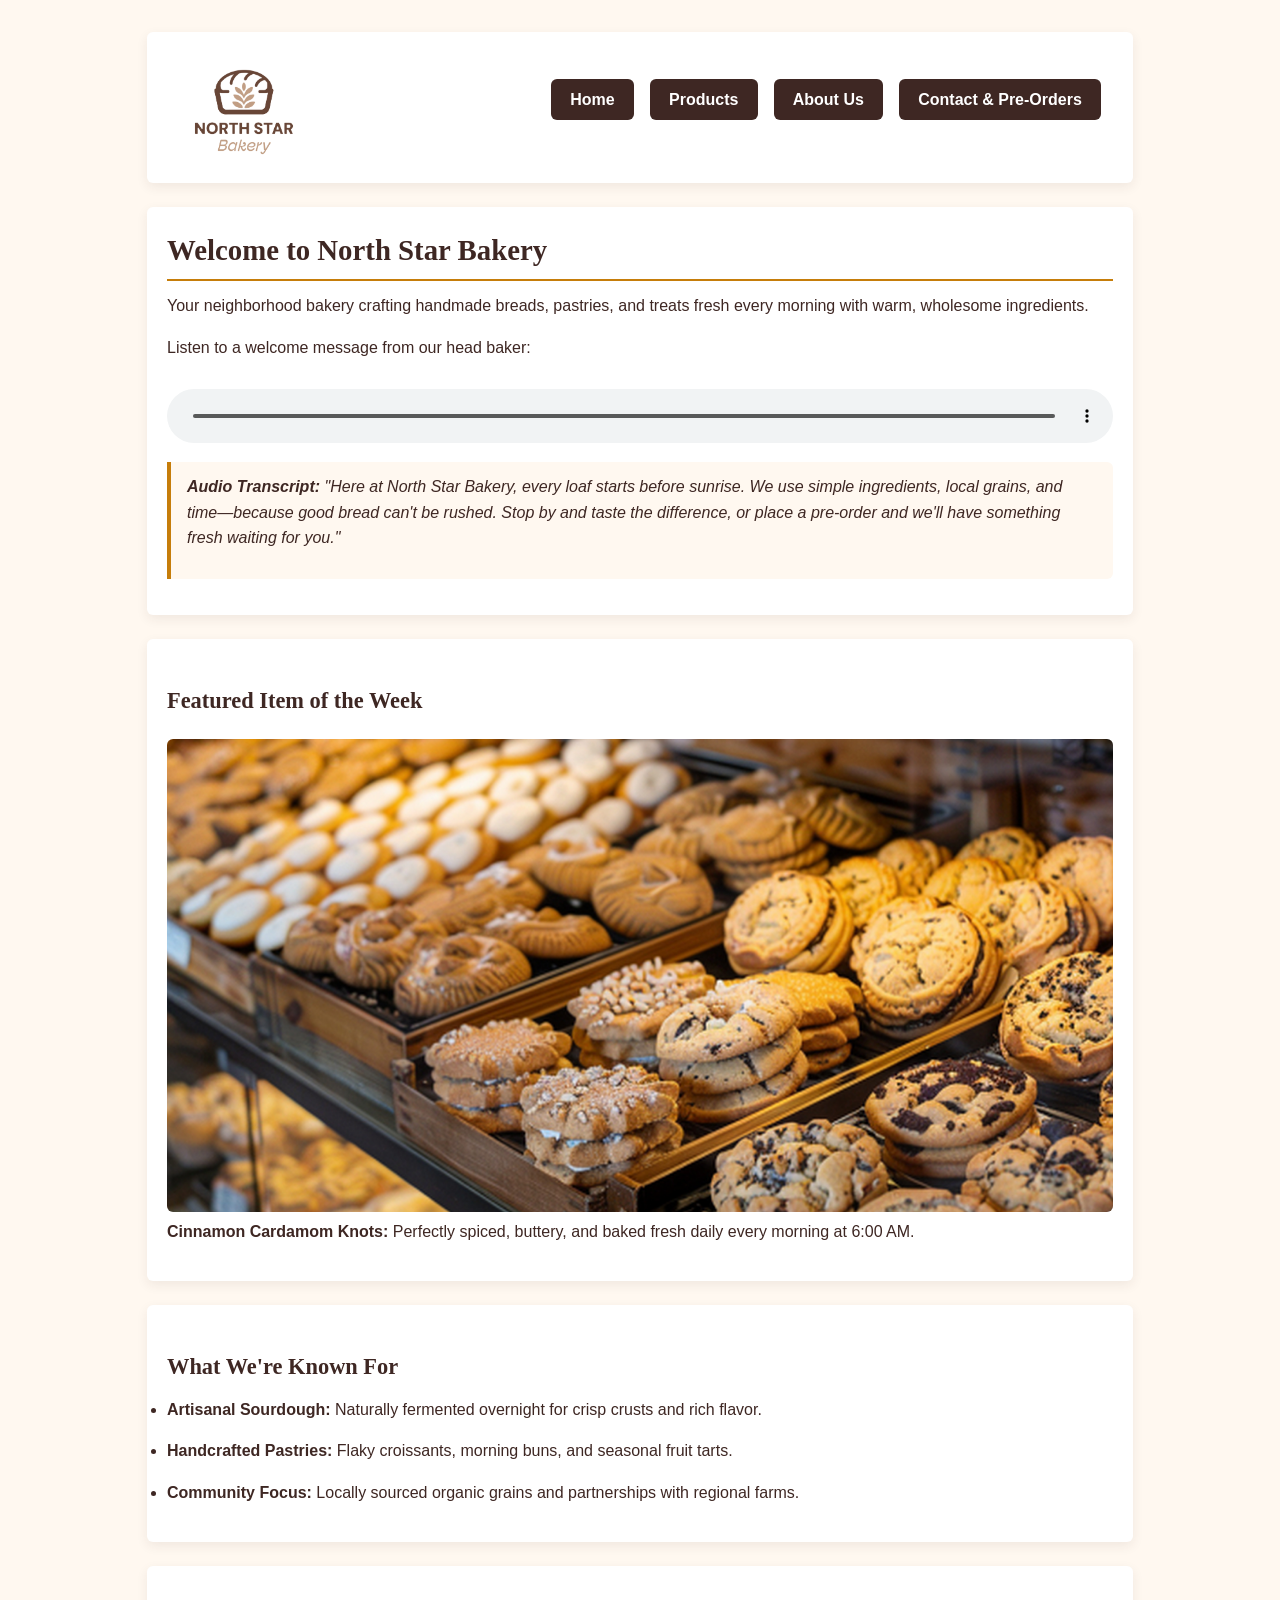
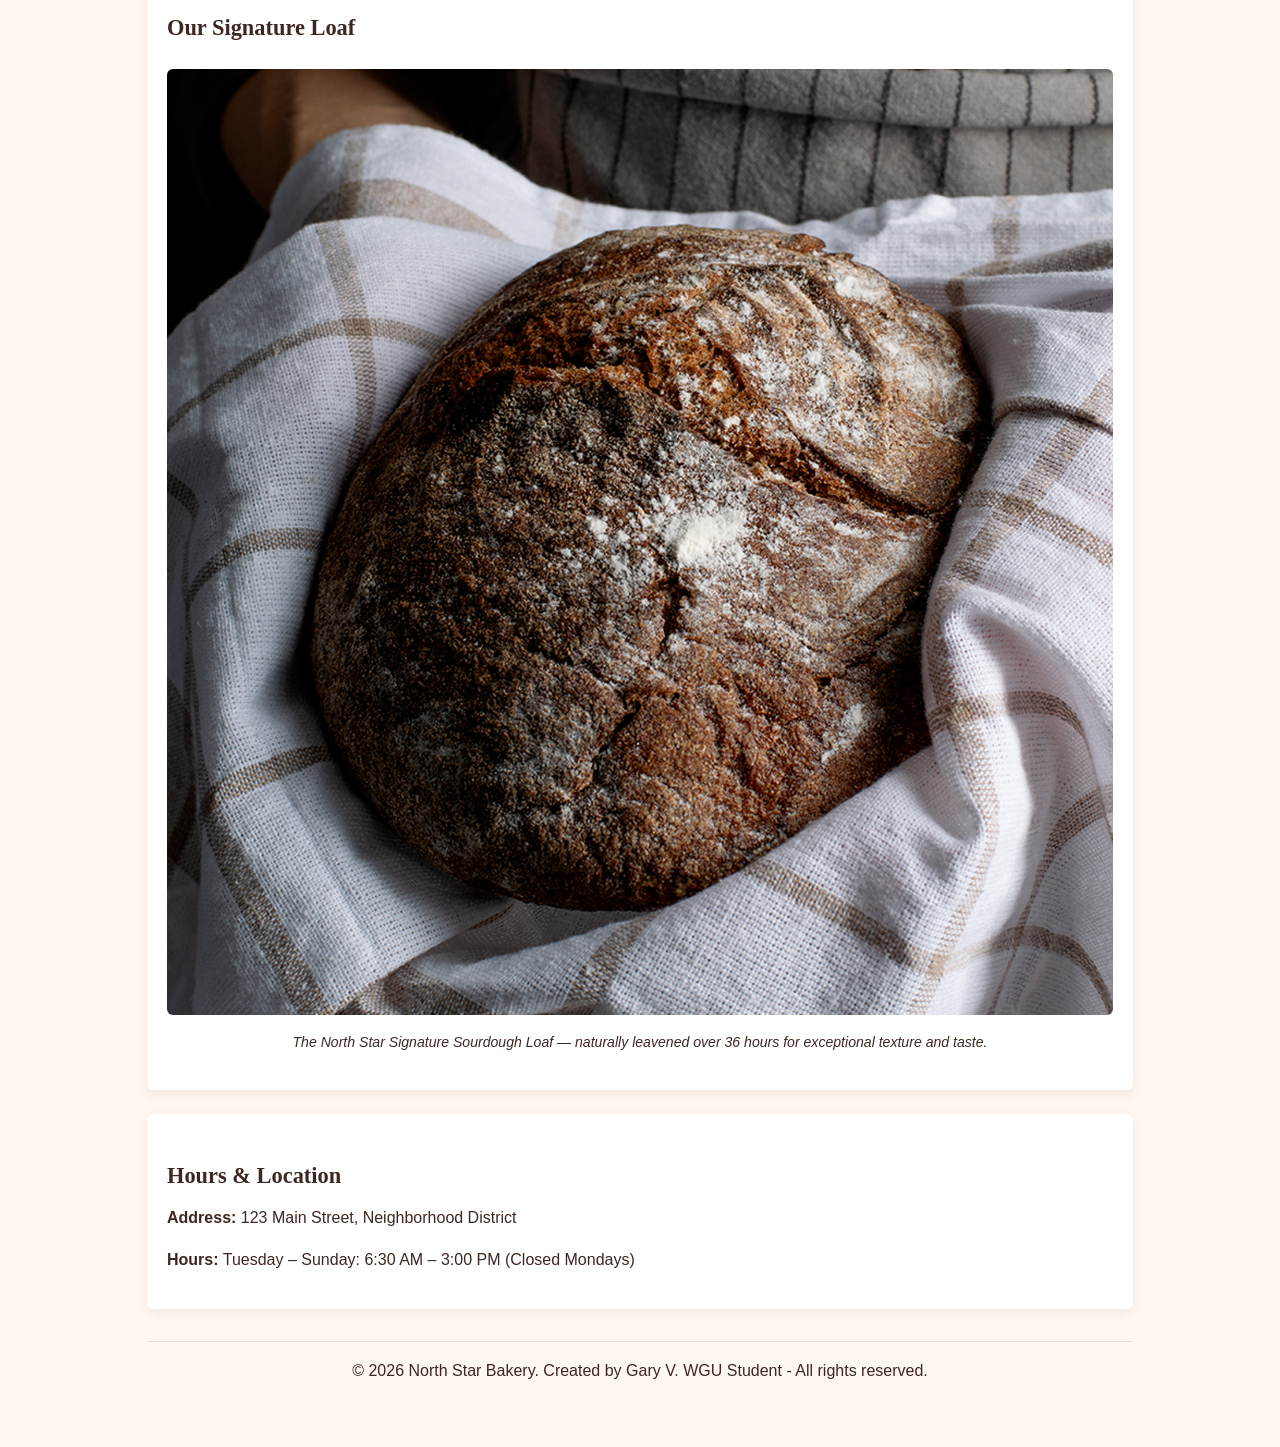
<file: index.html>
<!DOCTYPE html>
<html lang="en">
<head>
  <meta charset="UTF-8">
  <meta name="viewport" content="width=device-width, initial-scale=1.0">
  <title>North Star Bakery - Home</title>
<link rel="stylesheet" href="styles.css">
</head>
<body>
  <header>
    <img src="bakery-logo_c.png" alt="North Star Bakery logo showing a bread loaf with a wheat stalk" width="150">
    <nav>
      <ul>
        <li><a href="index.html">Home</a></li>
        <li><a href="products.html">Products</a></li>
        <li><a href="about.html">About Us</a></li>
        <li><a href="contact.html">Contact & Pre-Orders</a></li>
      </ul>
    </nav>
  </header>

  <main>
    <section>
      <h1>Welcome to North Star Bakery</h1>
      <p>Your neighborhood bakery crafting handmade breads, pastries, and treats fresh every morning with warm, wholesome ingredients.</p>
      
      <!-- Audio Element with Fallback Text & Exact Transcript -->
      <p>Listen to a welcome message from our head baker:</p>
      <audio controls>
        <source src="bakery-welcome_c.mp3" type="audio/mpeg">
        <p>Your browser does not support the audio element. Please download <a href="bakery-welcome_c.mp3">bakery-welcome_c.mp3</a> to listen.</p>
      </audio>
      <blockquote>
        <p><strong>Audio Transcript:</strong> "Here at North Star Bakery, every loaf starts before sunrise. We use simple ingredients, local grains, and time—because good bread can't be rushed. Stop by and taste the difference, or place a pre-order and we'll have something fresh waiting for you."</p>
      </blockquote>
    </section>

    <!-- Responsive Image using <picture> -->
    <section>
      <h2>Featured Item of the Week</h2>
      <picture>
        <source media="(min-width: 768px)" srcset="bakery-feature-large_c.png">
        <img src="bakery-feature-small_c.png" alt="Assorted artisan cookies, pastries, and sweet baked treats displayed in bakery cases">
      </picture>
      <p><strong>Cinnamon Cardamom Knots:</strong> Perfectly spiced, buttery, and baked fresh daily every morning at 6:00 AM.</p>
    </section>

    <section>
      <h2>What We're Known For</h2>
      <ul>
        <li><strong>Artisanal Sourdough:</strong> Naturally fermented overnight for crisp crusts and rich flavor.</li>
        <li><strong>Handcrafted Pastries:</strong> Flaky croissants, morning buns, and seasonal fruit tarts.</li>
        <li><strong>Community Focus:</strong> Locally sourced organic grains and partnerships with regional farms.</li>
      </ul>
    </section>

    <!-- Figure Element with Caption -->
    <section>
      <h2>Our Signature Loaf</h2>
      <figure>
        <img src="bakery-signature-loaf_c.png" alt="A freshly baked round artisan bread loaf held in a light linen cloth">
        <figcaption>The North Star Signature Sourdough Loaf — naturally leavened over 36 hours for exceptional texture and taste.</figcaption>
      </figure>
    </section>

    <section>
      <h2>Hours & Location</h2>
      <p><strong>Address:</strong> 123 Main Street, Neighborhood District</p>
      <p><strong>Hours:</strong> Tuesday – Sunday: 6:30 AM – 3:00 PM (Closed Mondays)</p>
    </section>
  </main>

  <footer>
    <p>&copy; 2026 North Star Bakery. Created by Gary V. WGU Student -  All rights reserved.</p>
  </footer>
</body>
</html>
</file>
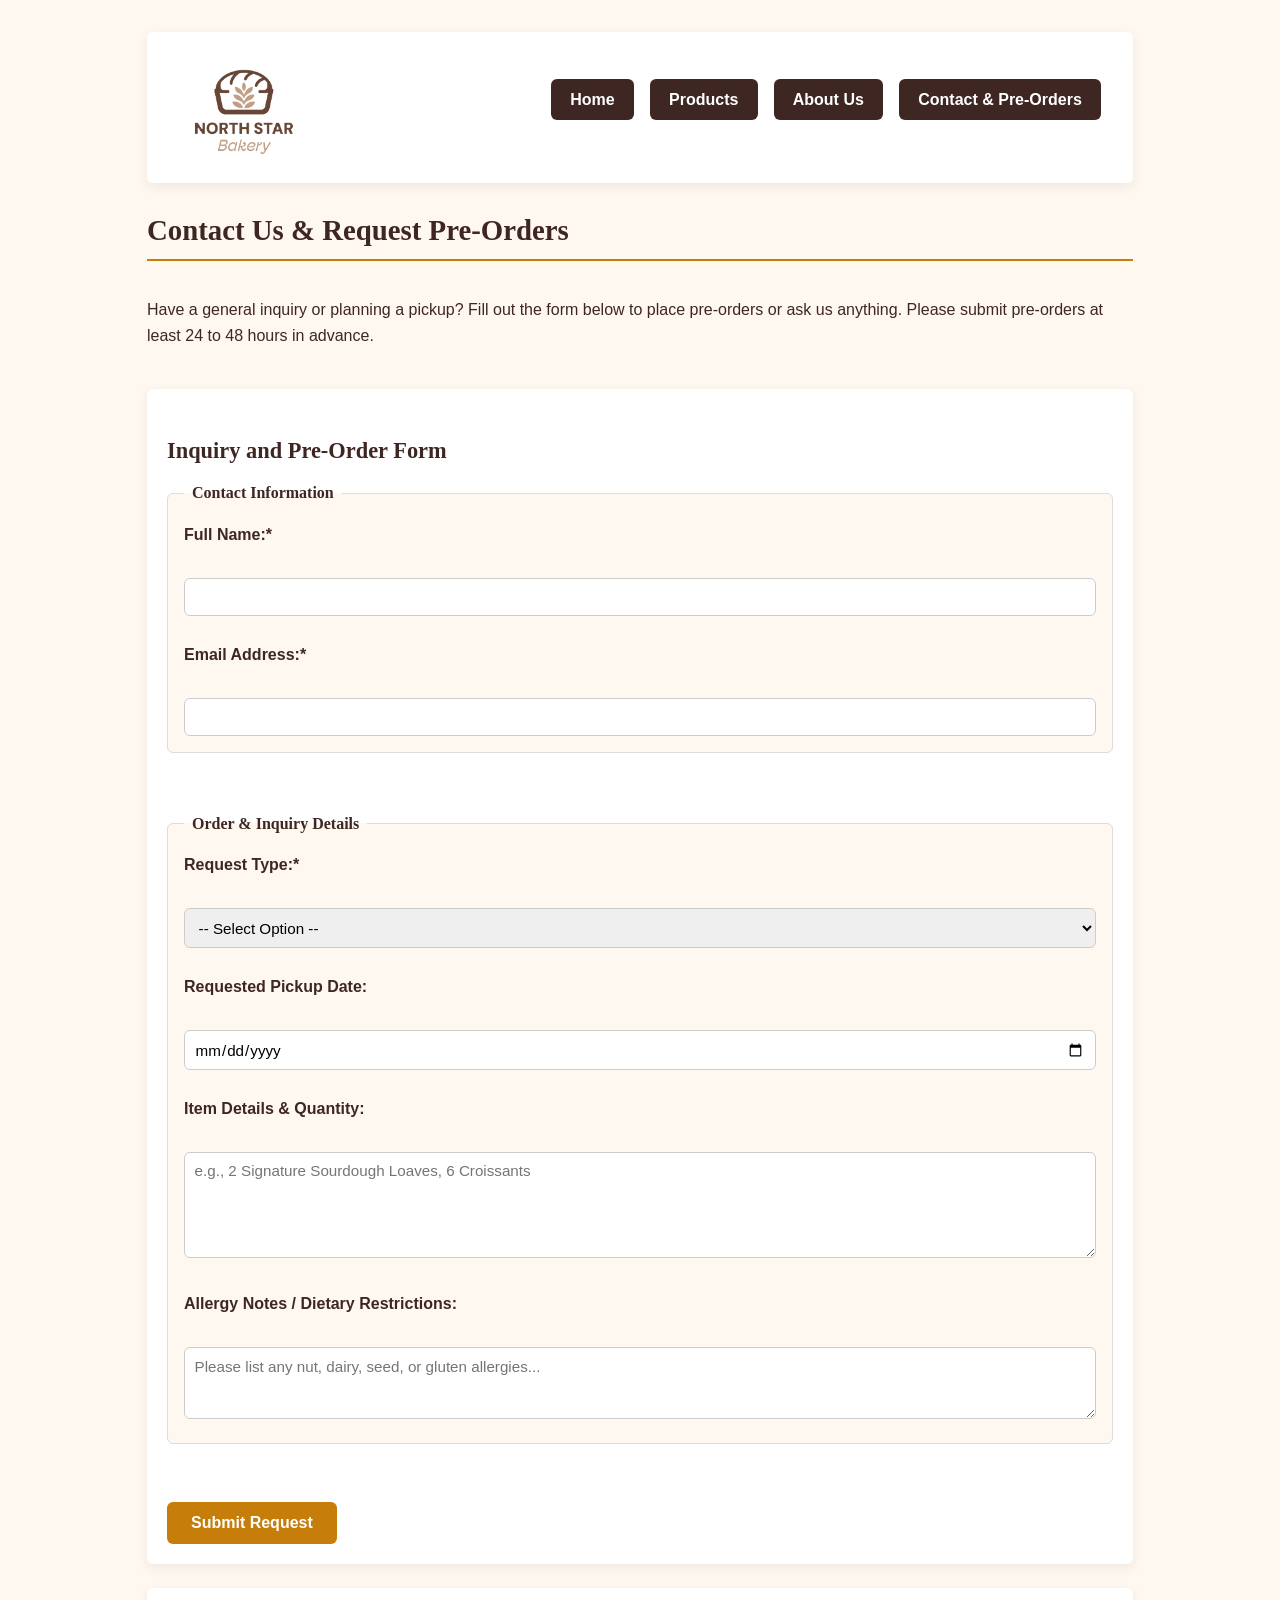
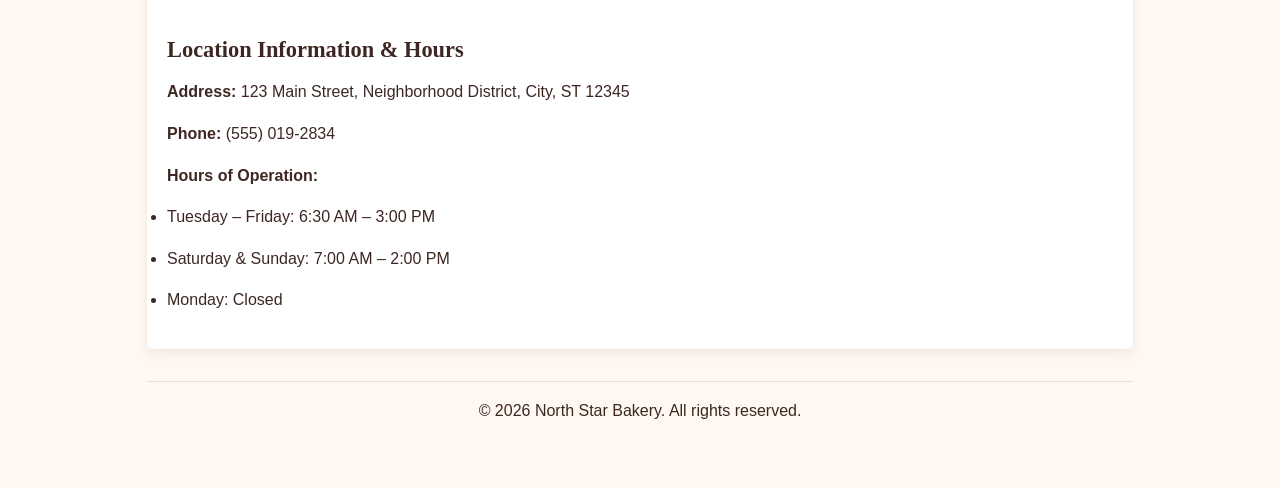
<file: contact.html>
<!DOCTYPE html>
<html lang="en">
<head>
  <meta charset="UTF-8">
  <meta name="viewport" content="width=device-width, initial-scale=1.0">
  <title>North Star Bakery - Contact & Pre-Orders</title>
  <link rel="stylesheet" href="styles.css">
</head>
<body>
  <header>
    <img src="bakery-logo_c.png" alt="North Star Bakery logo showing a bread loaf with a wheat stalk" width="150">
    <nav>
      <ul>
        <li><a href="index.html">Home</a></li>
        <li><a href="products.html">Products</a></li>
        <li><a href="about.html">About Us</a></li>
        <li><a href="contact.html">Contact & Pre-Orders</a></li>
      </ul>
    </nav>
  </header>

  <main>
    <h1>Contact Us & Request Pre-Orders</h1>
    <p>Have a general inquiry or planning a pickup? Fill out the form below to place pre-orders or ask us anything. Please submit pre-orders at least 24 to 48 hours in advance.</p>

    <section>
      <h2>Inquiry and Pre-Order Form</h2>
      <form id="preorder-form">
        <fieldset>
          <legend>Contact Information</legend>
          
          <div>
            <label for="full-name">Full Name:*</label><br>
            <input type="text" id="full-name" name="full_name" required>
          </div>
          <br>

          <div>
            <label for="email">Email Address:*</label><br>
            <input type="email" id="email" name="email" required>
          </div>
        </fieldset>
        <br>

        <fieldset>
          <legend>Order & Inquiry Details</legend>

          <div>
            <label for="request-type">Request Type:*</label><br>
            <select id="request-type" name="request_type" required>
              <option value="">-- Select Option --</option>
              <option value="pre-order">Pre-Order Pick-Up</option>
              <option value="general-inquiry">General Inquiry</option>
              <option value="catering-event">Catering or Event Planning</option>
            </select>
          </div>
          <br>

          <div>
            <label for="pickup-date">Requested Pickup Date:</label><br>
            <input type="date" id="pickup-date" name="pickup_date">
          </div>
          <br>

          <div>
            <label for="item-details">Item Details & Quantity:</label><br>
            <textarea id="item-details" name="item_details" rows="5" cols="40" placeholder="e.g., 2 Signature Sourdough Loaves, 6 Croissants"></textarea>
          </div>
          <br>

          <div>
            <label for="allergy-notes">Allergy Notes / Dietary Restrictions:</label><br>
            <textarea id="allergy-notes" name="allergy_notes" rows="3" cols="40" placeholder="Please list any nut, dairy, seed, or gluten allergies..."></textarea>
          </div>
        </fieldset>
        <br>

        <div>
          <button type="submit">Submit Request</button>
        </div>
      </form>
    </section>

    <section>
      <h2>Location Information & Hours</h2>
      <p><strong>Address:</strong> 123 Main Street, Neighborhood District, City, ST 12345</p>
      <p><strong>Phone:</strong> (555) 019-2834</p>
      <p><strong>Hours of Operation:</strong></p>
      <ul>
        <li>Tuesday – Friday: 6:30 AM – 3:00 PM</li>
        <li>Saturday & Sunday: 7:00 AM – 2:00 PM</li>
        <li>Monday: Closed</li>
      </ul>
    </section>
  </main>

  <footer>
    <p>&copy; 2026 North Star Bakery. All rights reserved.</p>
  </footer>
  <script src="script.js"></script>
</body>
</html>
</file>
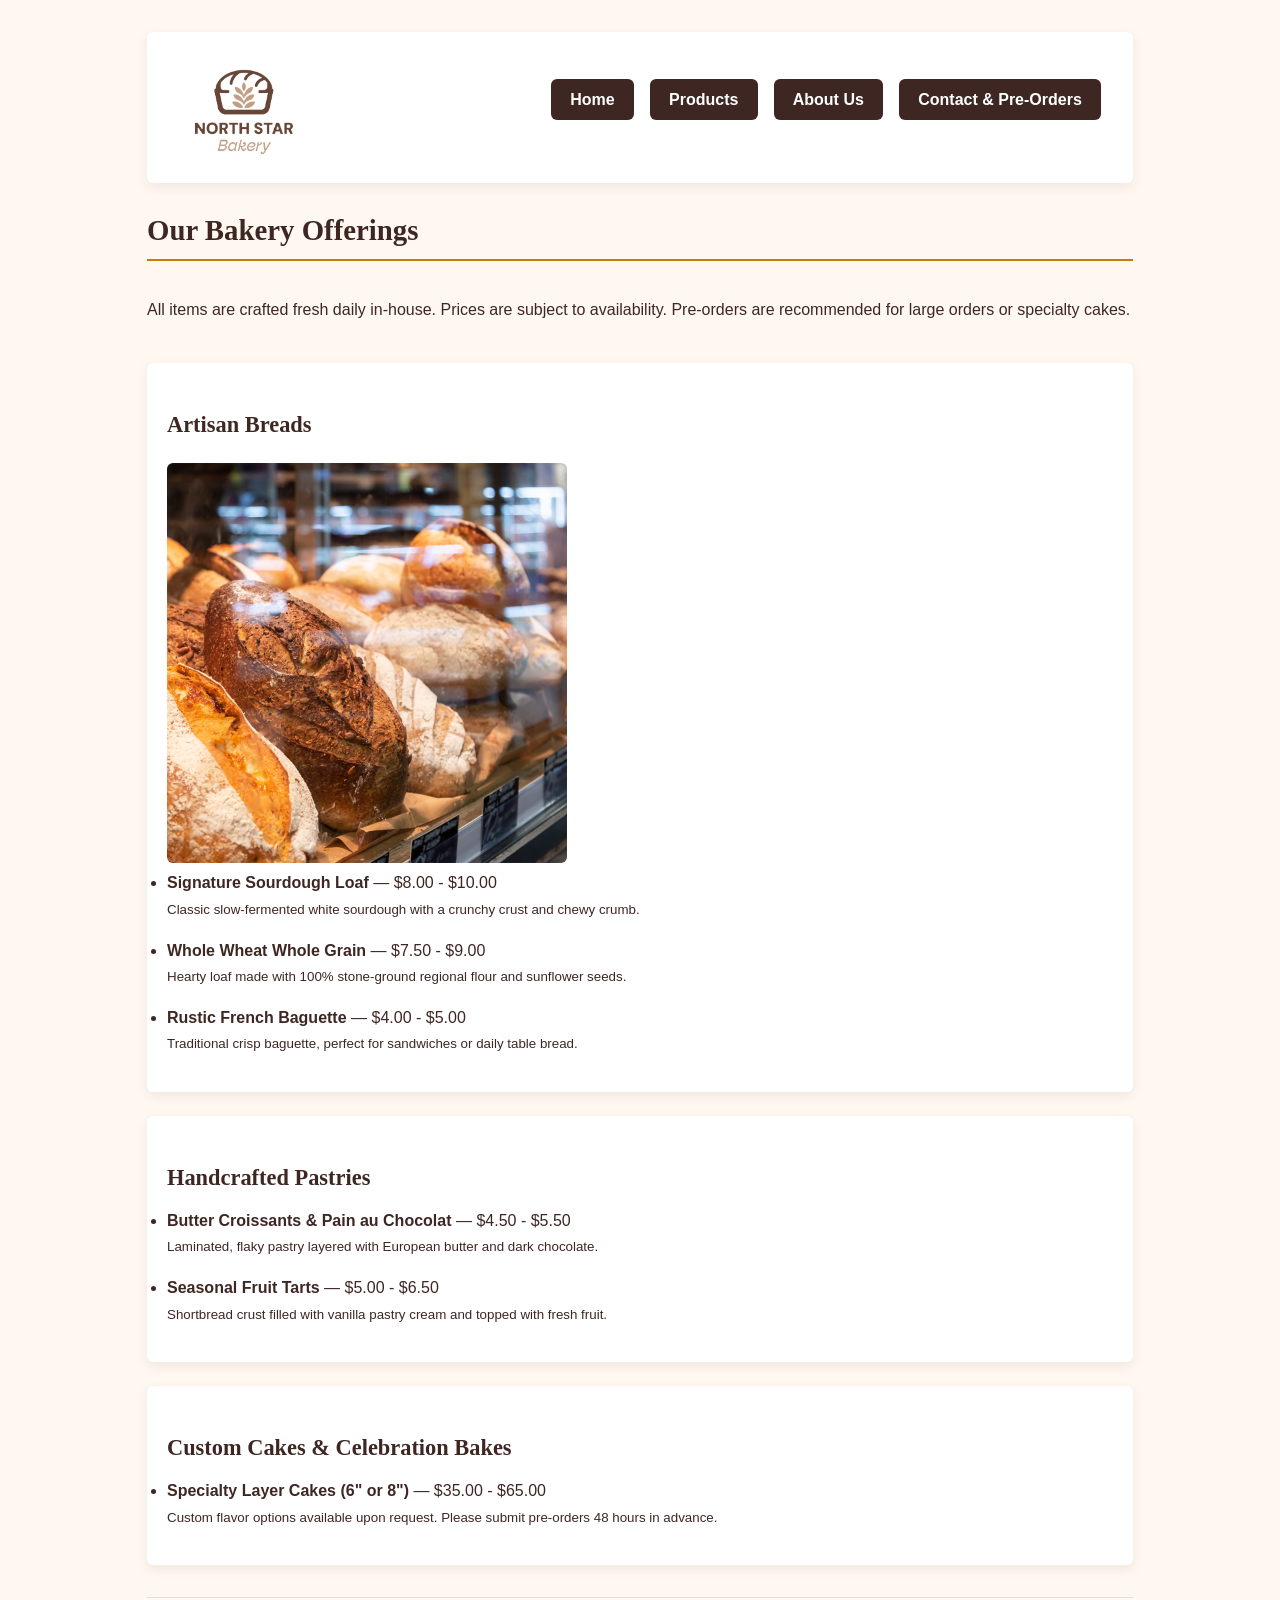
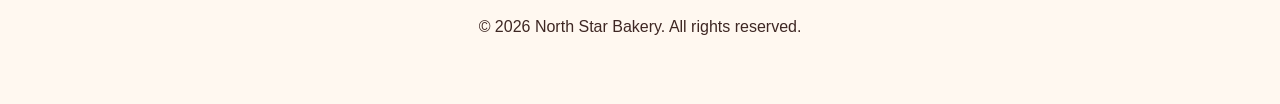
<file: products.html>
<!DOCTYPE html>
<html lang="en">
<head>
  <meta charset="UTF-8">
  <meta name="viewport" content="width=device-width, initial-scale=1.0">
  <title>North Star Bakery - Products</title>
<link rel="stylesheet" href="styles.css">
</head>
<body>
  <header>
    <img src="bakery-logo_c.png" alt="North Star Bakery logo showing a bread loaf with a wheat stalk" width="150">
    <nav>
      <ul>
        <li><a href="index.html">Home</a></li>
        <li><a href="products.html">Products</a></li>
        <li><a href="about.html">About Us</a></li>
        <li><a href="contact.html">Contact & Pre-Orders</a></li>
      </ul>
    </nav>
  </header>

  <main>
    <h1>Our Bakery Offerings</h1>
    <p>All items are crafted fresh daily in-house. Prices are subject to availability. Pre-orders are recommended for large orders or specialty cakes.</p>

    <section>
      <h2>Artisan Breads</h2>
      <img src="bakery-bread_c.png" alt="Freshly baked sourdough bread loaves and seeded loaves arranged inside a display case" width="400">
      <ul>
        <li>
          <strong>Signature Sourdough Loaf</strong> — $8.00 - $10.00
          <br><small>Classic slow-fermented white sourdough with a crunchy crust and chewy crumb.</small>
        </li>
        <li>
          <strong>Whole Wheat Whole Grain</strong> — $7.50 - $9.00
          <br><small>Hearty loaf made with 100% stone-ground regional flour and sunflower seeds.</small>
        </li>
        <li>
          <strong>Rustic French Baguette</strong> — $4.00 - $5.00
          <br><small>Traditional crisp baguette, perfect for sandwiches or daily table bread.</small>
        </li>
      </ul>
    </section>

    <section>
      <h2>Handcrafted Pastries</h2>
      <ul>
        <li>
          <strong>Butter Croissants & Pain au Chocolat</strong> — $4.50 - $5.50
          <br><small>Laminated, flaky pastry layered with European butter and dark chocolate.</small>
        </li>
        <li>
          <strong>Seasonal Fruit Tarts</strong> — $5.00 - $6.50
          <br><small>Shortbread crust filled with vanilla pastry cream and topped with fresh fruit.</small>
        </li>
      </ul>
    </section>

    <section>
      <h2>Custom Cakes & Celebration Bakes</h2>
      <ul>
        <li>
          <strong>Specialty Layer Cakes (6" or 8")</strong> — $35.00 - $65.00
          <br><small>Custom flavor options available upon request. Please submit pre-orders 48 hours in advance.</small>
        </li>
      </ul>
    </section>
  </main>

  <footer>
    <p>&copy; 2026 North Star Bakery. All rights reserved.</p>
  </footer>
</body>
</html>
</file>
<file: styles.css>
/* ==========================================================================
   NORTH STAR BAKERY - VISUAL DESIGN SYSTEM & RESPONSIVE LAYOUT
   ========================================================================== */

/* --------------------------------------------------------------------------
   1. GLOBAL VARIABLES & RESET (2-4 Colors, Max 2 Fonts)
   -------------------------------------------------------------------------- */
:root {
  /* Color Palette */
  --color-primary-dark: #3E2723;   /* Warm Espresso Dark Brown (Text & Headers) */
  --color-accent-gold:  #C67D0A;   /* Golden Warm Crust / Amber (Buttons & Highlights) */
  --color-bg-light:     #FFF8F0;   /* Warm Cream Flour (Page Background) */
  --color-card-bg:      #FFFFFF;   /* Clean White (Card/Form Backgrounds) */
  
  /* Typography */
  --font-heading: 'Georgia', serif;
  --font-body:    'Arial', sans-serif;

  /* Spacing & Borders */
  --radius-sm: 6px;
  --shadow-soft: 0 4px 12px rgba(62, 39, 35, 0.08);
}

* {
  box-sizing: border-box;
  margin: 0;
  padding: 0;
}

body {
  font-family: var(--font-body);
  background-color: var(--color-bg-light);
  color: var(--color-primary-dark);
  line-height: 1.6;
  padding: 1rem;
}

/* --------------------------------------------------------------------------
   2. TYPOGRAPHY & VISUAL HIERARCHY
   -------------------------------------------------------------------------- */
h1, h2, h3 {
  font-family: var(--font-heading);
  color: var(--color-primary-dark);
  margin-bottom: 0.75rem;
}

h1 {
  font-size: 1.8rem;
  border-bottom: 2px solid var(--color-accent-gold);
  padding-bottom: 0.4rem;
}

h2 {
  font-size: 1.4rem;
  margin-top: 1.5rem;
}

p, li, blockquote {
  font-size: 1rem;
  margin-bottom: 1rem;
}

/* --------------------------------------------------------------------------
   3. HEADER & NAVIGATION (Flexbox Mobile-First)
   -------------------------------------------------------------------------- */
header {
  background-color: var(--color-card-bg);
  padding: 1rem;
  border-radius: var(--radius-sm);
  box-shadow: var(--shadow-soft);
  margin-bottom: 1.5rem;
  display: flex;
  flex-direction: column;
  align-items: center;
  gap: 1rem;
}

header img {
  max-width: 130px;
  height: auto;
}

nav ul {
  list-style: none;
  display: flex;
  flex-direction: column;
  gap: 0.5rem;
  width: 100%;
  text-align: center;
}

nav a {
  display: block;
  text-decoration: none;
  background-color: var(--color-primary-dark);
  color: #FFFFFF;
  padding: 0.6rem 1rem;
  border-radius: var(--radius-sm);
  font-weight: bold;
  transition: background-color 0.2s ease;
}

nav a:hover,
nav a:focus {
  background-color: var(--color-accent-gold);
}

/* --------------------------------------------------------------------------
   4. MAIN CONTENT & SECTIONS (Cards & Layout)
   -------------------------------------------------------------------------- */
main {
  display: flex;
  flex-direction: column;
  gap: 1.5rem;
}

section {
  background-color: var(--color-card-bg);
  padding: 1.25rem;
  border-radius: var(--radius-sm);
  box-shadow: var(--shadow-soft);
}

/* Media Elements (Images, Video, Audio) */
img, video {
  max-width: 100%;
  height: auto;
  border-radius: var(--radius-sm);
  margin-top: 0.5rem;
}

figure {
  margin: 1rem 0;
  text-align: center;
}

figcaption {
  font-size: 0.88rem;
  font-style: italic;
  margin-top: 0.5rem;
  color: var(--color-primary-dark);
}

audio {
  width: 100%;
  margin: 0.75rem 0;
}

blockquote {
  border-left: 4px solid var(--color-accent-gold);
  padding-left: 1rem;
  font-style: italic;
  background-color: var(--color-bg-light);
  padding: 0.75rem 1rem;
  border-radius: 0 var(--radius-sm) var(--radius-sm) 0;
}

/* --------------------------------------------------------------------------
   5. FORM STYLING (Contact Page)
   -------------------------------------------------------------------------- */
form {
  display: flex;
  flex-direction: column;
  gap: 1rem;
}

fieldset {
  border: 1px solid #DDD;
  padding: 1rem;
  border-radius: var(--radius-sm);
  background-color: var(--color-bg-light);
}

legend {
  font-family: var(--font-heading);
  font-weight: bold;
  color: var(--color-primary-dark);
  padding: 0 0.5rem;
}

label {
  font-weight: bold;
  display: block;
  margin-bottom: 0.3rem;
}

input[type="text"],
input[type="email"],
input[type="date"],
select,
textarea {
  width: 100%;
  padding: 0.6rem;
  border: 1px solid #CCC;
  border-radius: var(--radius-sm);
  font-family: var(--font-body);
  font-size: 0.95rem;
}

button[type="submit"] {
  background-color: var(--color-accent-gold);
  color: #FFFFFF;
  border: none;
  padding: 0.75rem 1.5rem;
  font-size: 1rem;
  font-weight: bold;
  border-radius: var(--radius-sm);
  cursor: pointer;
  width: 100%;
  transition: background-color 0.2s ease;
}

button[type="submit"]:hover {
  background-color: var(--color-primary-dark);
}

/* --------------------------------------------------------------------------
   6. FOOTER
   -------------------------------------------------------------------------- */
footer {
  margin-top: 2rem;
  text-align: center;
  padding: 1rem;
  font-size: 0.9rem;
  color: var(--color-primary-dark);
  border-top: 1px solid #E0E0E0;
}

/* --------------------------------------------------------------------------
   7. MEDIA QUERY (Tablet & Desktop Breakpoint: min-width 768px)
   -------------------------------------------------------------------------- */
@media (min-width: 768px) {
  body {
    max-width: 1050px;
    margin: 0 auto;
    padding: 2rem;
  }

  /* Horizontal Navigation Header */
  header {
    flex-direction: row;
    justify-content: space-between;
    padding: 1rem 2rem;
  }

  nav ul {
    flex-direction: row;
    gap: 1rem;
  }

  nav a {
    padding: 0.5rem 1.2rem;
  }

  /* Multi-column grid/flex layouts for product & feature cards */
  .grid-layout {
    display: flex;
    flex-direction: row;
    gap: 1.5rem;
  }

  .grid-layout > section {
    flex: 1;
  }

  button[type="submit"] {
    width: auto;
  }
}
</file>
